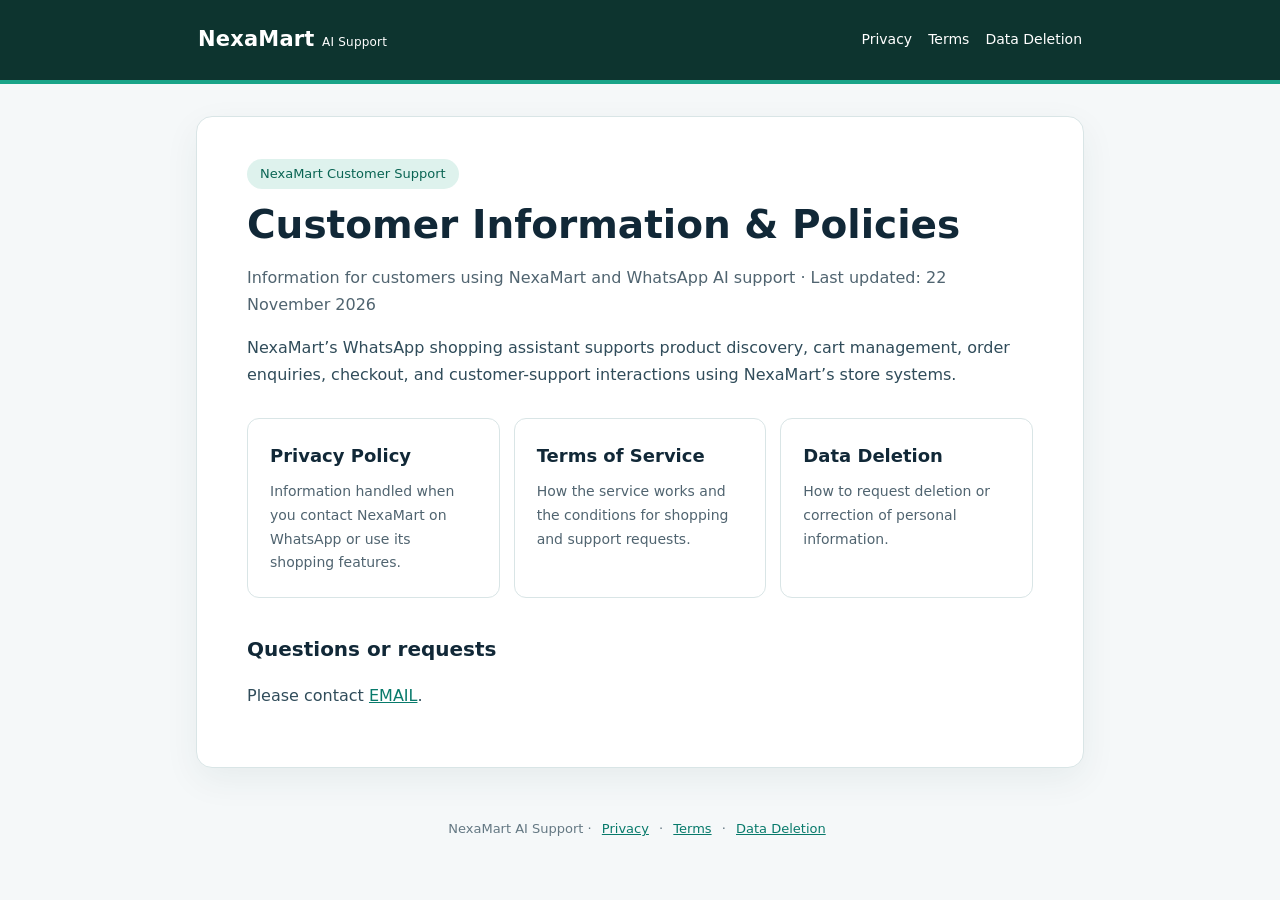
<file: index.html>
<!doctype html>
<html lang="en">

<head>
    <meta charset="utf-8">
    <meta name="viewport" content="width=device-width,initial-scale=1">
    <meta name="description" content="Information for customers using NexaMart and WhatsApp AI support">
    <title>Customer Information &amp; Policies | NexaMart</title>
    <link rel="stylesheet" href="styles.css">
</head>

<body>
    <header>
        <div class="shell wrap"><a class="brand" href="index.html">NexaMart <span
                    style="font-size:12px;font-weight:400">AI Support</span></a>
            <nav aria-label="Main navigation"><a href="privacy.html">Privacy</a><a href="terms.html">Terms</a><a
                    href="data-deletion.html">Data Deletion</a></nav>
        </div>
    </header>
    <main class="shell">
        <article class="page"><span class="chip">NexaMart Customer Support</span>
            <h1>Customer Information &amp; Policies</h1>
            <p class="muted">Information for customers using NexaMart and WhatsApp AI support &middot; Last updated: 22
                November 2026</p>
            <p>NexaMart’s WhatsApp shopping assistant supports product discovery, cart management, order enquiries,
                checkout, and customer-support interactions using NexaMart’s store systems.</p>
            <div class="tiles"><a class="tile" href="privacy.html"><strong>Privacy Policy</strong><span>Information
                        handled when you contact NexaMart on WhatsApp or use its shopping features.</span></a><a
                    class="tile" href="terms.html"><strong>Terms of Service</strong><span>How the service works and the
                        conditions for shopping and support requests.</span></a><a class="tile"
                    href="data-deletion.html"><strong>Data Deletion</strong><span>How to request deletion or correction
                        of personal information.</span></a></div>
            <h2>Questions or requests</h2>
            <p>Please contact <a href="mailto:hamzaali709x@gmail.com">EMAIL</a>.</p>
        </article>
    </main>
    <footer>NexaMart AI Support · <a href="privacy.html">Privacy</a> · <a href="terms.html">Terms</a> · <a
            href="data-deletion.html">Data Deletion</a></footer>
</body>

</html>
</file>
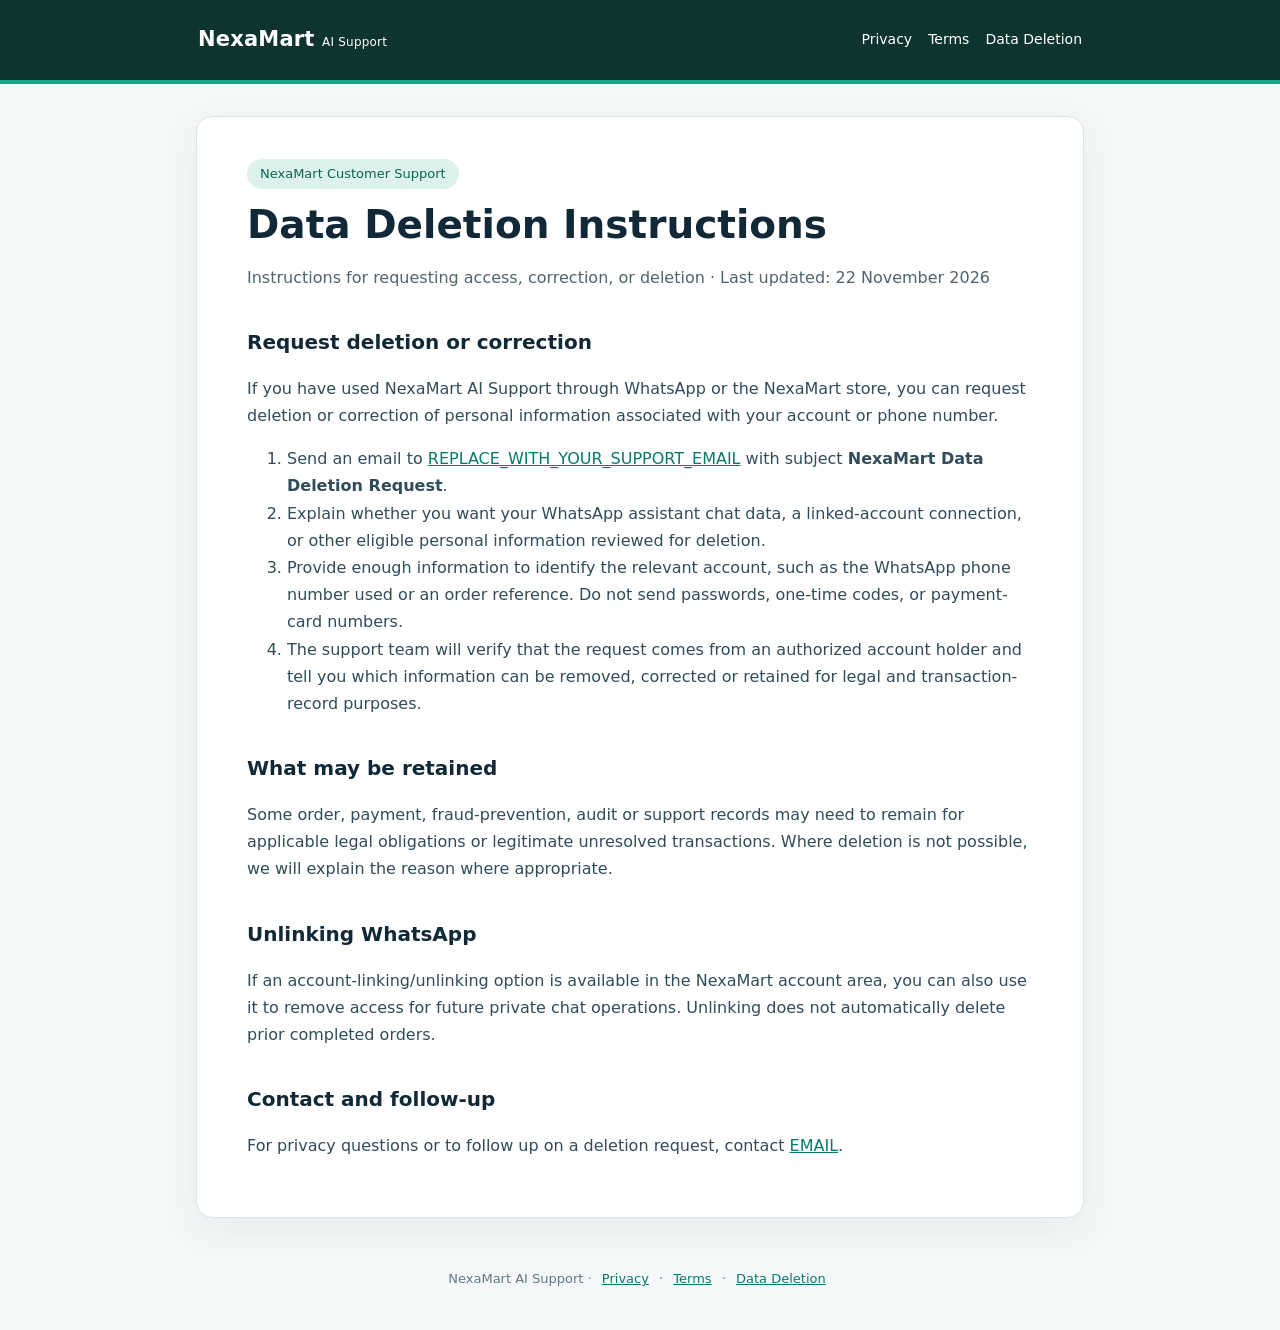
<file: data-deletion.html>
<!doctype html>
<html lang="en">

<head>
    <meta charset="utf-8">
    <meta name="viewport" content="width=device-width,initial-scale=1">
    <meta name="description" content="Instructions for requesting access, correction, or deletion">
    <title>Data Deletion Instructions | NexaMart</title>
    <link rel="stylesheet" href="styles.css">
</head>

<body>
    <header>
        <div class="shell wrap"><a class="brand" href="index.html">NexaMart <span
                    style="font-size:12px;font-weight:400">AI Support</span></a>
            <nav aria-label="Main navigation"><a href="privacy.html">Privacy</a><a href="terms.html">Terms</a><a
                    href="data-deletion.html">Data Deletion</a></nav>
        </div>
    </header>
    <main class="shell">
        <article class="page"><span class="chip">NexaMart Customer Support</span>
            <h1>Data Deletion Instructions</h1>
            <p class="muted">Instructions for requesting access, correction, or deletion &middot; Last updated: 22
                November 2026</p>
            <h2>Request deletion or correction</h2>
            <p>If you have used NexaMart AI Support through WhatsApp or the NexaMart store, you can request deletion or
                correction of personal information associated with your account or phone number.</p>
            <ol>
                <li>Send an email to <a
                        href="mailto:hamzaali709x@gmail.comsubject=NexaMart%20Data%20Deletion%20Request">REPLACE_WITH_YOUR_SUPPORT_EMAIL</a>
                    with subject <strong>NexaMart Data Deletion Request</strong>.</li>
                <li>Explain whether you want your WhatsApp assistant chat data, a linked-account connection, or other
                    eligible personal information reviewed for deletion.</li>
                <li>Provide enough information to identify the relevant account, such as the WhatsApp phone number used
                    or an order reference. Do not send passwords, one-time codes, or payment-card numbers.</li>
                <li>The support team will verify that the request comes from an authorized account holder and tell you
                    which information can be removed, corrected or retained for legal and transaction-record purposes.
                </li>
            </ol>
            <h2>What may be retained</h2>
            <p>Some order, payment, fraud-prevention, audit or support records may need to remain for applicable legal
                obligations or legitimate unresolved transactions. Where deletion is not possible, we will explain the
                reason where appropriate.</p>
            <h2>Unlinking WhatsApp</h2>
            <p>If an account-linking/unlinking option is available in the NexaMart account area, you can also use it to
                remove access for future private chat operations. Unlinking does not automatically delete prior
                completed orders.</p>
            <h2>Contact and follow-up</h2>
            <p>For privacy questions or to follow up on a deletion request, contact <a
                    href="mailto:hamzaali709x@gmail.com">EMAIL</a>.</p>
        </article>
    </main>
    <footer>NexaMart AI Support · <a href="privacy.html">Privacy</a> · <a href="terms.html">Terms</a> · <a
            href="data-deletion.html">Data Deletion</a></footer>
</body>

</html>
</file>
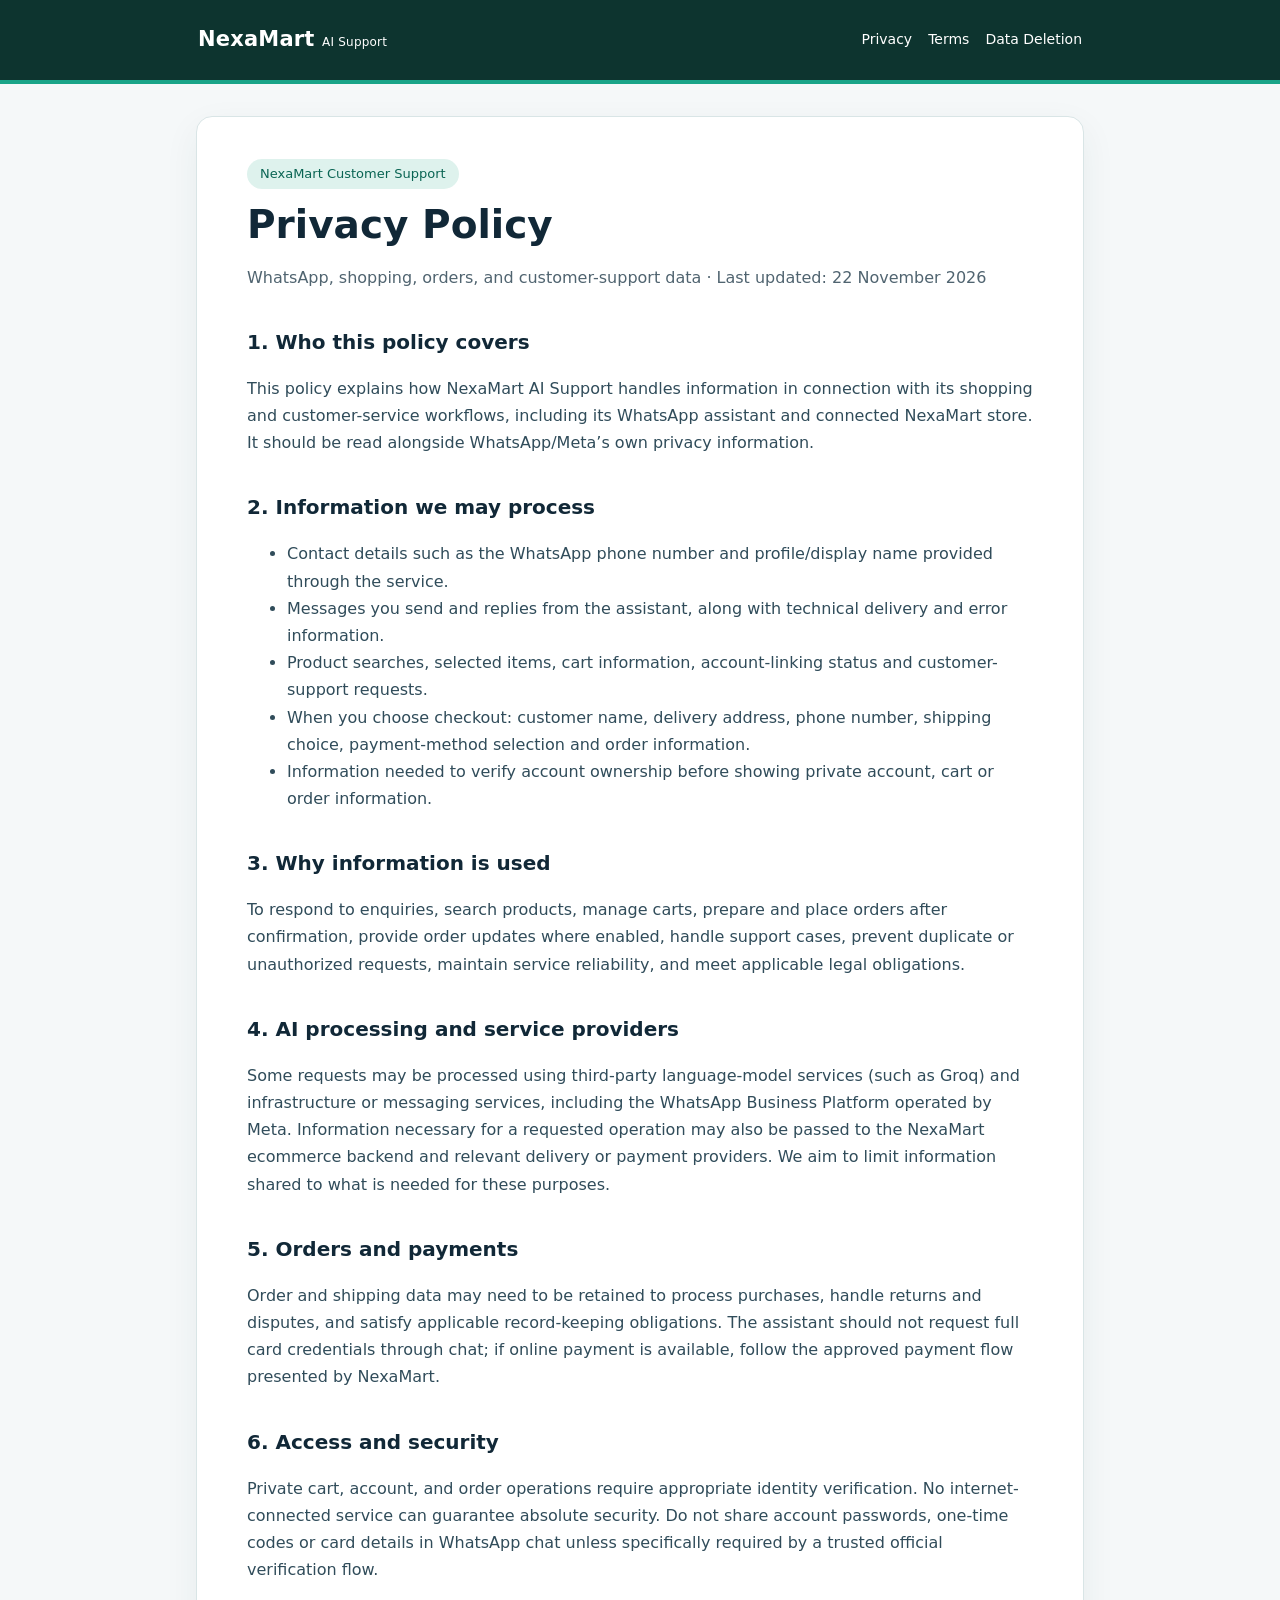
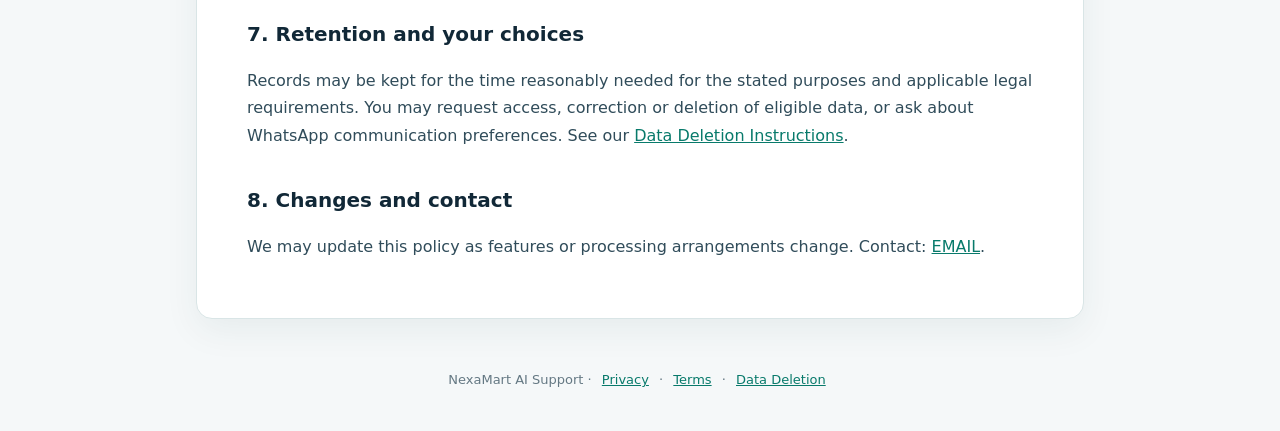
<file: privacy.html>
<!doctype html>
<html lang="en">

<head>
    <meta charset="utf-8">
    <meta name="viewport" content="width=device-width,initial-scale=1">
    <meta name="description" content="WhatsApp, shopping, orders, and customer-support data">
    <title>Privacy Policy | NexaMart</title>
    <link rel="stylesheet" href="styles.css">
</head>

<body>
    <header>
        <div class="shell wrap"><a class="brand" href="index.html">NexaMart <span
                    style="font-size:12px;font-weight:400">AI Support</span></a>
            <nav aria-label="Main navigation"><a href="privacy.html">Privacy</a><a href="terms.html">Terms</a><a
                    href="data-deletion.html">Data Deletion</a></nav>
        </div>
    </header>
    <main class="shell">
        <article class="page"><span class="chip">NexaMart Customer Support</span>
            <h1>Privacy Policy</h1>
            <p class="muted">WhatsApp, shopping, orders, and customer-support data &middot; Last updated: 22 November
                2026</p>
            <h2>1. Who this policy covers</h2>
            <p>This policy explains how NexaMart AI Support handles information in connection with its shopping and
                customer-service workflows, including its WhatsApp assistant and connected NexaMart store. It should be
                read alongside WhatsApp/Meta’s own privacy information.</p>
            <h2>2. Information we may process</h2>
            <ul>
                <li>Contact details such as the WhatsApp phone number and profile/display name provided through the
                    service.</li>
                <li>Messages you send and replies from the assistant, along with technical delivery and error
                    information.</li>
                <li>Product searches, selected items, cart information, account-linking status and customer-support
                    requests.</li>
                <li>When you choose checkout: customer name, delivery address, phone number, shipping choice,
                    payment-method selection and order information.</li>
                <li>Information needed to verify account ownership before showing private account, cart or order
                    information.</li>
            </ul>
            <h2>3. Why information is used</h2>
            <p>To respond to enquiries, search products, manage carts, prepare and place orders after confirmation,
                provide order updates where enabled, handle support cases, prevent duplicate or unauthorized requests,
                maintain service reliability, and meet applicable legal obligations.</p>
            <h2>4. AI processing and service providers</h2>
            <p>Some requests may be processed using third-party language-model services (such as Groq) and
                infrastructure or messaging services, including the WhatsApp Business Platform operated by Meta.
                Information necessary for a requested operation may also be passed to the NexaMart ecommerce backend and
                relevant delivery or payment providers. We aim to limit information shared to what is needed for these
                purposes.</p>
            <h2>5. Orders and payments</h2>
            <p>Order and shipping data may need to be retained to process purchases, handle returns and disputes, and
                satisfy applicable record-keeping obligations. The assistant should not request full card credentials
                through chat; if online payment is available, follow the approved payment flow presented by NexaMart.
            </p>
            <h2>6. Access and security</h2>
            <p>Private cart, account, and order operations require appropriate identity verification. No
                internet-connected service can guarantee absolute security. Do not share account passwords, one-time
                codes or card details in WhatsApp chat unless specifically required by a trusted official verification
                flow.</p>
            <h2>7. Retention and your choices</h2>
            <p>Records may be kept for the time reasonably needed for the stated purposes and applicable legal
                requirements. You may request access, correction or deletion of eligible data, or ask about WhatsApp
                communication preferences. See our <a href="data-deletion.html">Data Deletion Instructions</a>.</p>
            <h2>8. Changes and contact</h2>
            <p>We may update this policy as features or processing arrangements change. Contact: <a
                    href="mailto:hamzaali709x@gmail.com">EMAIL</a>.</p>
        </article>
    </main>
    <footer>NexaMart AI Support · <a href="privacy.html">Privacy</a> · <a href="terms.html">Terms</a> · <a
            href="data-deletion.html">Data Deletion</a></footer>
</body>

</html>
</file>
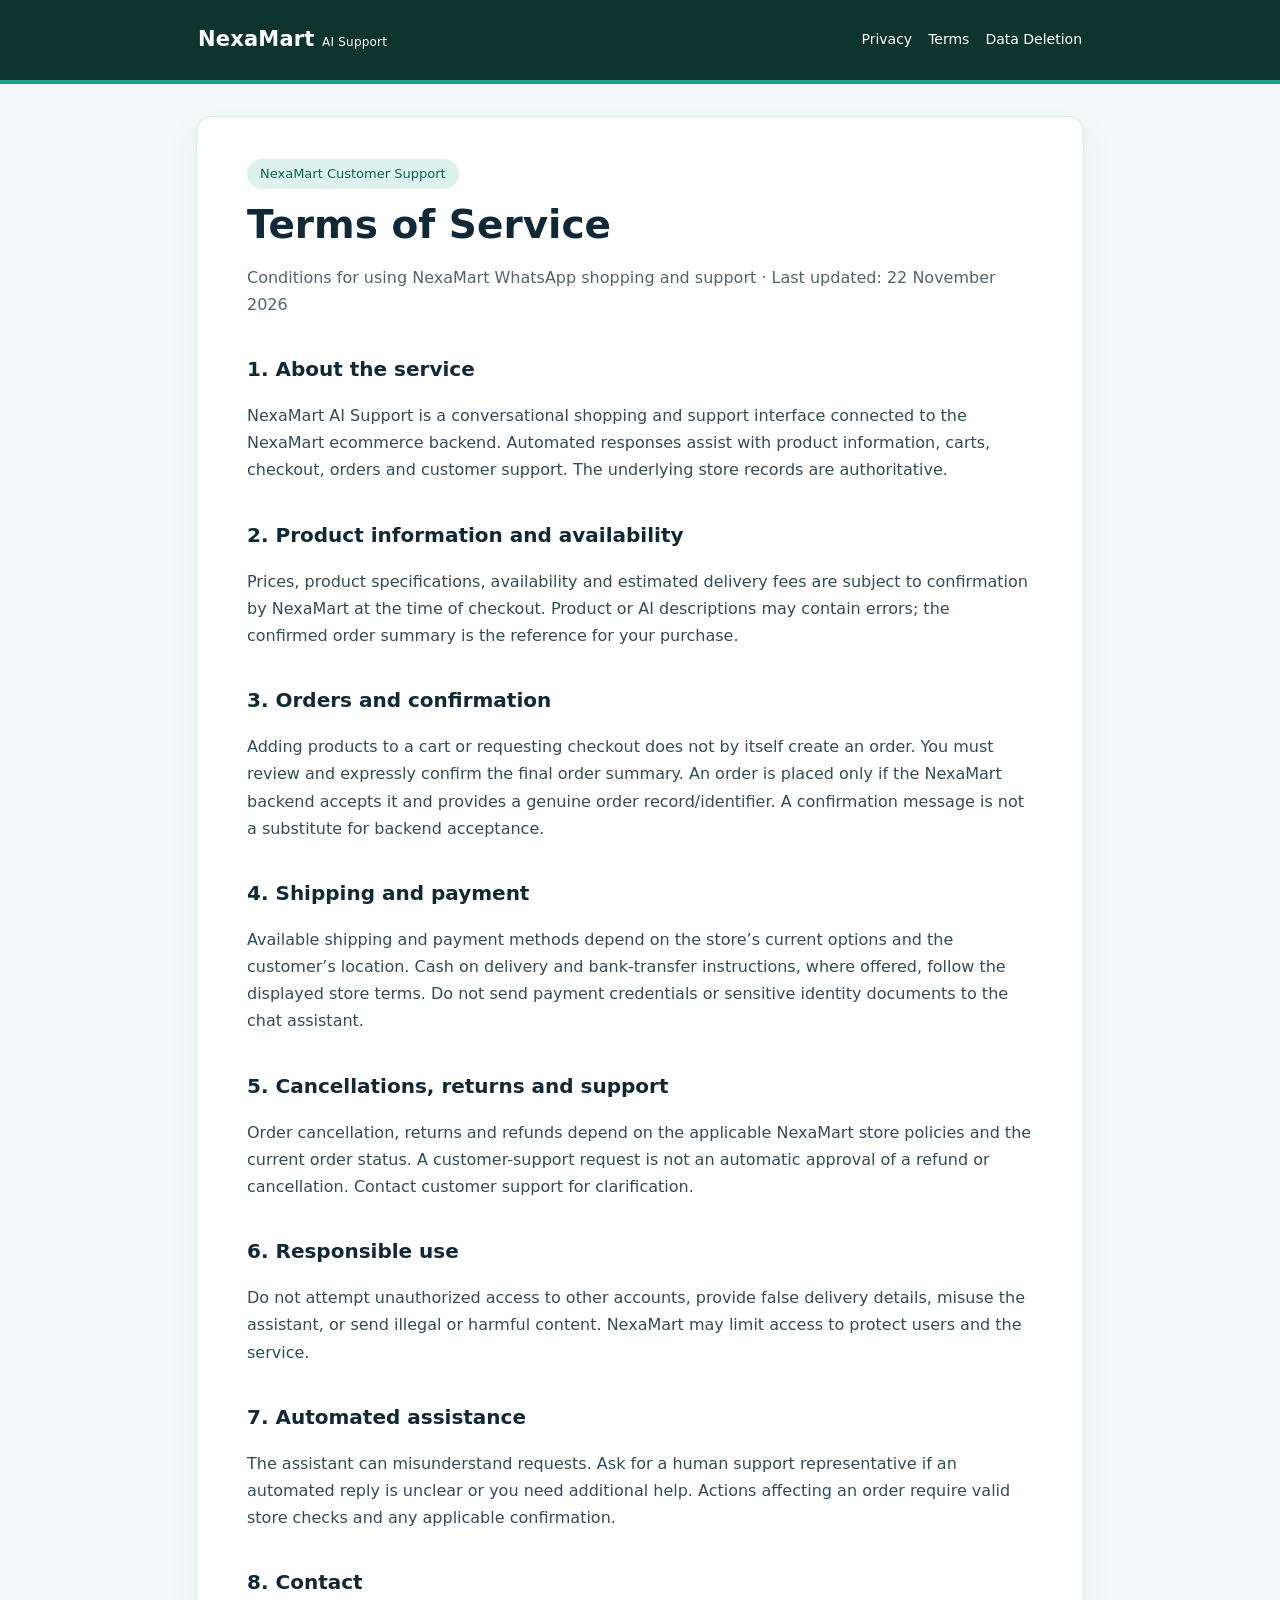
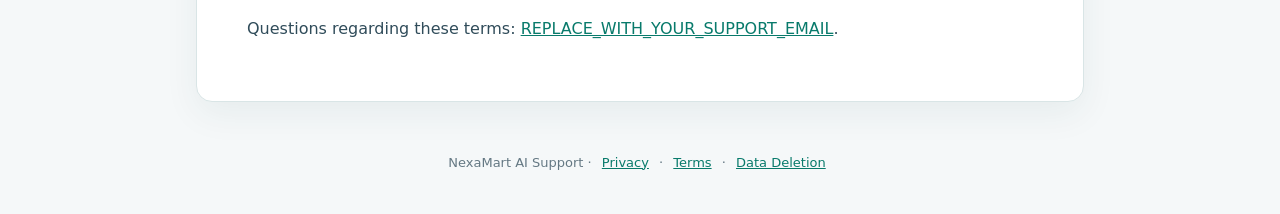
<file: terms.html>
<!doctype html>
<html lang="en">

<head>
    <meta charset="utf-8">
    <meta name="viewport" content="width=device-width,initial-scale=1">
    <meta name="description" content="Conditions for using NexaMart WhatsApp shopping and support">
    <title>Terms of Service | NexaMart</title>
    <link rel="stylesheet" href="styles.css">
</head>

<body>
    <header>
        <div class="shell wrap"><a class="brand" href="index.html">NexaMart <span
                    style="font-size:12px;font-weight:400">AI Support</span></a>
            <nav aria-label="Main navigation"><a href="privacy.html">Privacy</a><a href="terms.html">Terms</a><a
                    href="data-deletion.html">Data Deletion</a></nav>
        </div>
    </header>
    <main class="shell">
        <article class="page"><span class="chip">NexaMart Customer Support</span>
            <h1>Terms of Service</h1>
            <p class="muted">Conditions for using NexaMart WhatsApp shopping and support &middot; Last updated: 22
                November 2026</p>
            <h2>1. About the service</h2>
            <p>NexaMart AI Support is a conversational shopping and support interface connected to the NexaMart
                ecommerce backend. Automated responses assist with product information, carts, checkout, orders and
                customer support. The underlying store records are authoritative.</p>
            <h2>2. Product information and availability</h2>
            <p>Prices, product specifications, availability and estimated delivery fees are subject to confirmation by
                NexaMart at the time of checkout. Product or AI descriptions may contain errors; the confirmed order
                summary is the reference for your purchase.</p>
            <h2>3. Orders and confirmation</h2>
            <p>Adding products to a cart or requesting checkout does not by itself create an order. You must review and
                expressly confirm the final order summary. An order is placed only if the NexaMart backend accepts it
                and provides a genuine order record/identifier. A confirmation message is not a substitute for backend
                acceptance.</p>
            <h2>4. Shipping and payment</h2>
            <p>Available shipping and payment methods depend on the store’s current options and the customer’s location.
                Cash on delivery and bank-transfer instructions, where offered, follow the displayed store terms. Do not
                send payment credentials or sensitive identity documents to the chat assistant.</p>
            <h2>5. Cancellations, returns and support</h2>
            <p>Order cancellation, returns and refunds depend on the applicable NexaMart store policies and the current
                order status. A customer-support request is not an automatic approval of a refund or cancellation.
                Contact customer support for clarification.</p>
            <h2>6. Responsible use</h2>
            <p>Do not attempt unauthorized access to other accounts, provide false delivery details, misuse the
                assistant, or send illegal or harmful content. NexaMart may limit access to protect users and the
                service.</p>
            <h2>7. Automated assistance</h2>
            <p>The assistant can misunderstand requests. Ask for a human support representative if an automated reply is
                unclear or you need additional help. Actions affecting an order require valid store checks and any
                applicable confirmation.</p>
            <h2>8. Contact</h2>
            <p>Questions regarding these terms: <a
                    href="mailto:hamzaali709x@gmail.com">REPLACE_WITH_YOUR_SUPPORT_EMAIL</a>.</p>
        </article>
    </main>
    <footer>NexaMart AI Support · <a href="privacy.html">Privacy</a> · <a href="terms.html">Terms</a> · <a
            href="data-deletion.html">Data Deletion</a></footer>
</body>

</html>
</file>
<file: styles.css>
:root {
    color-scheme: light;
    --ink: #112837;
    --sub: #506470;
    --mint: #09816b;
    --bg: #f5f8f9;
    --line: #d9e5e6
}

* {
    box-sizing: border-box
}

body {
    margin: 0;
    font-family: system-ui, -apple-system, "Segoe UI", Roboto, Arial, sans-serif;
    color: var(--ink);
    background: var(--bg);
    line-height: 1.7
}

header {
    background: #0d342f;
    color: white;
    border-bottom: 4px solid #19a488
}

header .wrap {
    display: flex;
    justify-content: space-between;
    align-items: center;
    padding: 22px 18px;
    gap: 20px
}

header a {
    color: white;
    text-decoration: none
}

nav {
    display: flex;
    gap: 16px;
    flex-wrap: wrap;
    font-size: 14px
}

nav a:hover {
    text-decoration: underline
}

.brand {
    font-size: 21px;
    font-weight: 750;
    letter-spacing: .2px
}

.shell {
    max-width: 920px;
    margin: auto
}

.page {
    background: white;
    margin: 32px 16px 50px;
    padding: 42px 50px;
    border: 1px solid var(--line);
    border-radius: 16px;
    box-shadow: 0 12px 35px #123c4010
}

h1 {
    font-size: clamp(29px, 4vw, 39px);
    line-height: 1.15;
    margin: 0 0 10px
}

h2 {
    font-size: 20px;
    margin-top: 34px;
    margin-bottom: 9px
}

h3 {
    font-size: 16px;
    margin-bottom: 5px
}

p,
li {
    color: #304c5a
}

.muted {
    color: var(--sub)
}

.chip {
    font-size: 13px;
    display: inline-block;
    border-radius: 100px;
    background: #def2ed;
    color: #096453;
    padding: 4px 13px;
    margin-bottom: 14px
}

a {
    color: #087a6b
}

a:hover {
    text-decoration-thickness: 2px
}

.tiles {
    display: grid;
    grid-template-columns: repeat(auto-fit, minmax(220px, 1fr));
    gap: 14px;
    margin-top: 30px
}

.tile {
    display: block;
    padding: 22px;
    border: 1px solid var(--line);
    border-radius: 12px;
    text-decoration: none
}

.tile:hover {
    border-color: var(--mint);
    background: #f6fdfb
}

.tile strong {
    display: block;
    margin-bottom: 8px;
    color: var(--ink);
    font-size: 18px
}

.tile span {
    display: block;
    color: var(--sub);
    font-size: 14px
}

.note {
    padding: 16px 18px;
    border-left: 4px solid var(--mint);
    background: #edf8f5;
    border-radius: 6px
}

footer {
    margin: 18px auto 40px;
    text-align: center;
    color: #647883;
    font-size: 13px;
    padding: 0 16px
}

footer a {
    margin: 0 6px
}

@media(max-width:650px) {
    header .wrap {
        display: block
    }

    .brand {
        display: block;
        margin-bottom: 10px
    }

    .page {
        padding: 28px 22px;
        margin: 20px 10px 35px
    }
}
</file>
